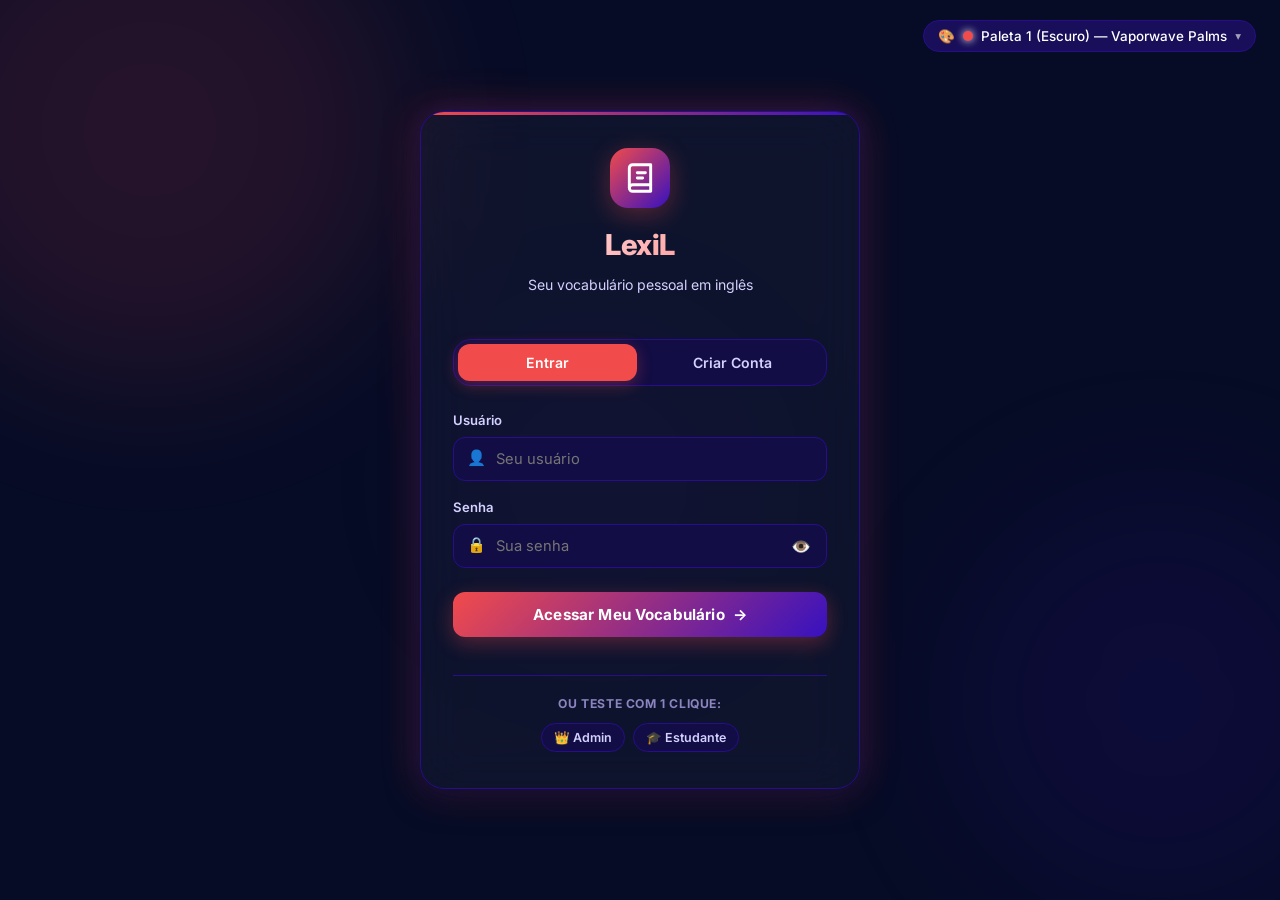
<file: src/main/resources/static/index.html>
<!DOCTYPE html>
<html lang="pt-BR" data-theme="palette1">
<head>
    <meta charset="UTF-8">
    <meta name="viewport" content="width=device-width, initial-scale=1.0">
    <title>LexiL — Seu vocabulário pessoal em inglês</title>
    <meta name="description" content="LexiL é sua plataforma pessoal para construir e revisar vocabulário em inglês com tradução automática.">
    <link rel="preconnect" href="https://fonts.googleapis.com">
    <link rel="preconnect" href="https://fonts.gstatic.com" crossorigin>
    <link href="https://fonts.googleapis.com/css2?family=Inter:wght@300;400;500;600;700;800&display=swap" rel="stylesheet">
    <link rel="stylesheet" href="css/style.css">
</head>
<body>

    <!-- Orbs de fundo animados -->
    <div class="bg-orbs" aria-hidden="true">
        <div class="orb orb-1"></div>
        <div class="orb orb-2"></div>
        <div class="orb orb-3"></div>
    </div>

    <div class="app-wrapper">

        <!-- Header -->
        <header class="app-header">
            <div class="logo-area">
                <div class="logo-icon" aria-hidden="true">
                    <svg width="28" height="28" viewBox="0 0 24 24" fill="none" stroke="currentColor" stroke-width="2.2" stroke-linecap="round" stroke-linejoin="round">
                        <path d="M4 19.5A2.5 2.5 0 0 1 6.5 17H20"/>
                        <path d="M6.5 2H20v20H6.5A2.5 2.5 0 0 1 4 19.5v-15A2.5 2.5 0 0 1 6.5 2z"/>
                        <line x1="10" y1="8" x2="16" y2="8"/>
                        <line x1="10" y1="12" x2="14" y2="12"/>
                    </svg>
                </div>
                <div>
                    <h1 class="logo-title">LexiL</h1>
                    <p class="logo-subtitle">Seu vocabulário pessoal em inglês</p>
                </div>
            </div>
            
            <div class="header-actions">
                <!-- Seletor de Temas de Cores -->
                <div id="theme-selector-container"></div>

                <!-- Contador de Palavras -->
                <div class="header-stats">
                    <div class="stat-chip" title="Total de palavras no seu vocabulário">
                        <span class="stat-value" id="total-count">0</span>
                        <span class="stat-label">palavras</span>
                    </div>
                </div>

                <!-- Perfil do Usuário Logado -->
                <div class="user-badge" id="user-badge">
                    <div class="user-avatar" id="user-avatar" aria-hidden="true">U</div>
                    <span class="user-name-text" id="user-name">Usuário</span>
                    <button type="button" class="logout-btn" id="btn-logout" title="Sair da conta" aria-label="Sair da conta">
                        <span>Sair</span>
                        <span aria-hidden="true">🚪</span>
                    </button>
                </div>
            </div>
        </header>

        <main>
            <!-- Formulário para adicionar nova palavra -->
            <section class="add-word-section" aria-label="Adicionar nova palavra">
                <div class="section-title">
                    <span class="section-icon" aria-hidden="true">✦</span>
                    <h2>Adicionar Palavra</h2>
                </div>

                <form id="word-form" novalidate>
                    <div class="form-row">
                        <!-- Campo: Palavra em Inglês -->
                        <div class="input-group">
                            <label for="english-word">
                                <span class="flag" aria-hidden="true">🇺🇸</span>
                                Palavra em Inglês
                            </label>
                            <input
                                type="text"
                                id="english-word"
                                placeholder="Ex: ephemeral, serendipity…"
                                autocomplete="off"
                                spellcheck="false"
                                required
                            >
                        </div>

                        <!-- Campo: Tradução -->
                        <div class="input-group">
                            <label for="translation">
                                <span class="flag" aria-hidden="true">🇧🇷</span>
                                Tradução (PT-BR)
                            </label>
                            <div class="translate-wrapper">
                                <input
                                    type="text"
                                    id="translation"
                                    placeholder="Ex: efêmero, passageiro…"
                                    autocomplete="off"
                                    required
                                >
                                <button type="button" id="btn-auto-translate" title="Traduzir automaticamente" aria-label="Traduzir automaticamente">
                                    <span class="btn-icon">🪄</span>
                                    <span class="btn-label">Auto</span>
                                </button>
                            </div>
                        </div>
                    </div>

                    <!-- Campo: Observação (opcional) -->
                    <div class="input-group notes-group">
                        <label for="notes">
                            <span class="flag" aria-hidden="true">📝</span>
                            Observação <span class="optional-tag">(opcional)</span>
                        </label>
                        <input
                            type="text"
                            id="notes"
                            placeholder="Ex: usado em contexto formal, irregular…"
                            autocomplete="off"
                        >
                    </div>

                    <button type="submit" id="btn-add" aria-label="Adicionar palavra ao vocabulário">
                        <span class="btn-icon" aria-hidden="true">+</span>
                        Adicionar ao Vocabulário
                    </button>
                </form>
            </section>

            <!-- Toast de notificação -->
            <div id="toast" class="toast" role="status" aria-live="polite"></div>

            <!-- Lista de palavras salvas -->
            <section class="words-list-section" aria-label="Meu vocabulário">
                <div class="section-header">
                    <div class="section-title">
                        <span class="section-icon" aria-hidden="true">◈</span>
                        <h2>Meu Vocabulário</h2>
                    </div>
                    <div class="search-wrapper" id="search-wrapper" style="display:none;">
                        <span class="search-icon" aria-hidden="true">🔍</span>
                        <input type="search" id="search-input" placeholder="Buscar palavra…" aria-label="Buscar palavra">
                    </div>
                </div>

                <div id="words-container" class="words-grid" aria-live="polite">
                    <!-- Palavras geradas via JS -->
                </div>
            </section>
        </main>

        <footer class="app-footer">
            <p>Feito com <span aria-hidden="true">💜</span> para quem ama aprender</p>
        </footer>

    </div>

    <script src="js/theme.js"></script>
    <script src="js/auth.js"></script>
    <script src="js/storage.js"></script>
    <script src="js/api.js"></script>
    <script src="js/app.js"></script>
</body>
</html>
</file>
<file: src/main/resources/static/css/style.css>
/* =============================================
   LEXIL — Design System (Dark Mode Premium)
   ============================================= */

/* ---------- Reset & Base ---------- */
*, *::before, *::after {
    margin: 0;
    padding: 0;
    box-sizing: border-box;
}

:root {
    /* =============================================
       PALETA 1 (Padrão): Vaporwave Palms (Escuro)
       ============================================= */
    --vaporwave-1:   #280D8C;
    --vaporwave-2:   #3711BF;
    --vaporwave-3:   #180E59;
    --vaporwave-4:   #070C26;
    --vaporwave-5:   #F24B4B;

    /* Semantic Tokens */
    --bg:            #070c26;
    --surface:       #120d44;
    --surface-2:     #180e59;
    --border:        #280d8c;
    --border-hover:  #3711bf;

    --accent:        #f24b4b;
    --accent-light:  #ff6e6e;
    --accent-glow:   rgba(242, 75, 75, 0.32);
    --accent-contrast: #ffffff;

    --teal:          #3711bf;
    --teal-glow:     rgba(55, 17, 191, 0.3);

    --text-primary:  #ffffff;
    --text-secondary:#d4d0ff;
    --text-muted:    #8b84bf;

    --danger:        #f24b4b;
    --danger-glow:   rgba(242, 75, 75, 0.2);

    --success:       #02dc4a;

    /* Radii */
    --radius-sm:  6px;
    --radius-md:  12px;
    --radius-lg:  18px;
    --radius-xl:  24px;

    /* Shadows */
    --shadow-card: 0 4px 24px rgba(0,0,0,0.4), 0 1px 4px rgba(0,0,0,0.25);
    --shadow-glow: 0 0 32px var(--accent-glow);

    /* Transitions */
    --ease: cubic-bezier(0.22, 1, 0.36, 1);

    font-family: 'Inter', 'Segoe UI', system-ui, sans-serif;
}

html { scroll-behavior: smooth; }

body {
    background-color: var(--bg);
    color: var(--text-primary);
    min-height: 100vh;
    overflow-x: hidden;
    line-height: 1.6;
}

/* ---------- Animated Background Orbs ---------- */
.bg-orbs {
    position: fixed;
    inset: 0;
    pointer-events: none;
    z-index: 0;
    overflow: hidden;
}

.orb {
    position: absolute;
    border-radius: 50%;
    filter: blur(80px);
    opacity: 0.12;
    animation: drift 20s ease-in-out infinite;
}

.orb-1 {
    width: 500px; height: 500px;
    background: var(--accent);
    top: -120px; left: -100px;
    animation-delay: 0s;
}

.orb-2 {
    width: 400px; height: 400px;
    background: var(--teal);
    bottom: 0; right: -80px;
    animation-delay: -8s;
    animation-duration: 25s;
}

.orb-3 {
    width: 300px; height: 300px;
    background: hsl(320, 70%, 55%);
    bottom: 30%; left: 35%;
    animation-delay: -14s;
    animation-duration: 30s;
    opacity: 0.07;
}

@keyframes drift {
    0%   { transform: translate(0, 0) scale(1); }
    33%  { transform: translate(40px, -30px) scale(1.05); }
    66%  { transform: translate(-20px, 40px) scale(0.97); }
    100% { transform: translate(0, 0) scale(1); }
}

/* ---------- App Layout ---------- */
.app-wrapper {
    position: relative;
    z-index: 1;
    max-width: 820px;
    margin: 0 auto;
    padding: 24px 20px 48px;
}

/* ---------- Header ---------- */
.app-header {
    position: relative;
    z-index: 100;
    display: flex;
    align-items: center;
    justify-content: space-between;
    padding: 20px 28px;
    margin-bottom: 32px;
    background: rgba(255,255,255,0.04);
    border: 1px solid var(--border);
    border-radius: var(--radius-xl);
    backdrop-filter: blur(16px);
    -webkit-backdrop-filter: blur(16px);
}

.logo-area {
    display: flex;
    align-items: center;
    gap: 14px;
}

.logo-icon {
    width: 52px; height: 52px;
    background: linear-gradient(135deg, var(--accent), var(--teal));
    border-radius: var(--radius-md);
    display: flex;
    align-items: center;
    justify-content: center;
    color: var(--accent-contrast, #fff);
    box-shadow: 0 4px 20px var(--accent-glow);
    flex-shrink: 0;
}

.logo-title {
    font-size: 1.8rem;
    font-weight: 800;
    letter-spacing: -0.03em;
    background: linear-gradient(135deg, var(--accent-light), var(--teal));
    -webkit-background-clip: text;
    -webkit-text-fill-color: transparent;
    background-clip: text;
    line-height: 1.1;
}

.logo-subtitle {
    font-size: 0.82rem;
    color: var(--text-muted);
    font-weight: 400;
    margin-top: 1px;
}

.stat-chip {
    display: flex;
    flex-direction: column;
    align-items: center;
    padding: 10px 20px;
    background: var(--accent-glow);
    border: 1px solid var(--border-hover);
    border-radius: var(--radius-lg);
}

.stat-value {
    font-size: 1.5rem;
    font-weight: 700;
    color: var(--accent-light);
    line-height: 1;
}

.stat-label {
    font-size: 0.72rem;
    color: var(--text-muted);
    text-transform: uppercase;
    letter-spacing: 0.06em;
}

/* ---------- Section Titles ---------- */
.section-title {
    display: flex;
    align-items: center;
    gap: 10px;
    margin-bottom: 20px;
}

.section-title h2 {
    font-size: 1rem;
    font-weight: 600;
    color: var(--text-secondary);
    text-transform: uppercase;
    letter-spacing: 0.08em;
}

.section-icon {
    font-size: 0.9rem;
    color: var(--accent);
}

/* ---------- Add Word Section ---------- */
.add-word-section {
    position: relative;
    z-index: 1;
    background: rgba(255,255,255,0.04);
    border: 1px solid var(--border);
    border-radius: var(--radius-xl);
    padding: 28px;
    margin-bottom: 28px;
    backdrop-filter: blur(12px);
    -webkit-backdrop-filter: blur(12px);
    transition: border-color 0.3s var(--ease);
}

.add-word-section:focus-within {
    border-color: var(--border-hover);
    box-shadow: var(--shadow-glow);
}

/* ---------- Form ---------- */
.form-row {
    display: grid;
    grid-template-columns: 1fr 1fr;
    gap: 16px;
    margin-bottom: 16px;
}

@media (max-width: 560px) {
    .form-row { grid-template-columns: 1fr; }
    .app-header { flex-direction: column; gap: 16px; text-align: center; }
    .logo-area { flex-direction: column; }
}

.input-group {
    display: flex;
    flex-direction: column;
    gap: 8px;
}

.input-group label {
    font-size: 0.82rem;
    font-weight: 600;
    color: var(--text-secondary);
    display: flex;
    align-items: center;
    gap: 6px;
    letter-spacing: 0.02em;
}

.flag { font-size: 1rem; }

.input-group input,
.input-group input[type="search"] {
    background: var(--surface-2);
    border: 1px solid var(--border);
    border-radius: var(--radius-md);
    color: var(--text-primary);
    font-family: inherit;
    font-size: 0.95rem;
    padding: 12px 16px;
    width: 100%;
    transition: border-color 0.2s var(--ease), box-shadow 0.2s var(--ease), background 0.2s;
    outline: none;
}

.input-group input::placeholder { color: var(--text-muted); }

.input-group input:focus {
    border-color: var(--accent);
    background: var(--surface);
    box-shadow: 0 0 0 3px var(--accent-glow);
}

/* ---------- Translate Wrapper ---------- */
.translate-wrapper {
    display: flex;
    gap: 8px;
    align-items: stretch;
}

.translate-wrapper input { flex: 1; }

/* ---------- Buttons ---------- */
button {
    font-family: inherit;
    font-weight: 600;
    border: none;
    cursor: pointer;
    transition: all 0.2s var(--ease);
    outline: none;
    display: inline-flex;
    align-items: center;
    justify-content: center;
    gap: 8px;
}

button:focus-visible {
    box-shadow: 0 0 0 3px var(--accent-glow);
}

/* Primary — Add button */
#btn-add {
    width: 100%;
    padding: 14px 24px;
    font-size: 0.95rem;
    border-radius: var(--radius-md);
    background: linear-gradient(135deg, var(--accent), var(--teal));
    color: var(--accent-contrast, #fff);
    font-weight: 700;
    box-shadow: 0 4px 20px var(--accent-glow);
    letter-spacing: 0.02em;
}

#btn-add:hover {
    transform: translateY(-2px);
    box-shadow: 0 8px 28px var(--accent-glow);
    filter: brightness(1.1);
}

#btn-add:active { transform: translateY(0); }

/* Secondary — Auto translate */
#btn-auto-translate {
    padding: 0 18px;
    border-radius: var(--radius-md);
    background: var(--accent-glow);
    border: 1px solid var(--accent);
    color: var(--accent-light);
    font-size: 0.85rem;
    white-space: nowrap;
    flex-shrink: 0;
}

#btn-auto-translate:hover {
    background: rgba(139, 92, 246, 0.28);
    border-color: var(--accent);
    transform: translateY(-1px);
}

#btn-auto-translate:disabled {
    opacity: 0.4;
    cursor: not-allowed;
    transform: none;
}

/* ---------- Section Header ---------- */
.section-header {
    display: flex;
    align-items: center;
    justify-content: space-between;
    flex-wrap: wrap;
    gap: 12px;
    margin-bottom: 16px;
}

.section-header .section-title {
    margin-bottom: 0;
}

/* ---------- Search ---------- */
.search-wrapper {
    display: flex;
    align-items: center;
    gap: 8px;
    background: var(--surface-2);
    border: 1px solid var(--border);
    border-radius: var(--radius-md);
    padding: 0 12px;
    transition: border-color 0.2s;
}

.search-wrapper:focus-within {
    border-color: var(--accent);
    box-shadow: 0 0 0 3px var(--accent-glow);
}

.search-icon { font-size: 0.85rem; color: var(--text-muted); }

#search-input {
    background: transparent;
    border: none;
    color: var(--text-primary);
    font-family: inherit;
    font-size: 0.88rem;
    padding: 9px 0;
    outline: none;
    width: 180px;
}

#search-input::placeholder { color: var(--text-muted); }

/* ---------- Words Grid ---------- */
.words-grid {
    display: grid;
    grid-template-columns: 1fr;
    gap: 10px;
}

/* ---------- Empty Message ---------- */
.empty-message {
    text-align: center;
    padding: 48px 24px;
    color: var(--text-muted);
    font-size: 0.95rem;
    border: 1px dashed var(--border);
    border-radius: var(--radius-lg);
    display: flex;
    flex-direction: column;
    align-items: center;
    gap: 12px;
}

.empty-message .empty-icon {
    font-size: 2.5rem;
    opacity: 0.5;
}

/* ---------- Word Cards ---------- */
.word-card {
    background: rgba(255,255,255,0.04);
    border: 1px solid var(--border);
    border-radius: var(--radius-lg);
    padding: 16px 20px;
    display: flex;
    justify-content: space-between;
    align-items: center;
    gap: 12px;
    transition: border-color 0.2s var(--ease), transform 0.2s var(--ease), box-shadow 0.2s var(--ease);
    animation: cardIn 0.35s var(--ease) both;
    position: relative;
    overflow: hidden;
}

.word-card::before {
    content: '';
    position: absolute;
    left: 0; top: 0; bottom: 0;
    width: 3px;
    background: linear-gradient(to bottom, var(--accent), var(--teal));
    border-radius: 3px 0 0 3px;
}

.word-card:hover {
    border-color: var(--border-hover);
    transform: translateY(-2px);
    box-shadow: var(--shadow-card);
}

/* Reviewed state — green */
.word-card.reviewed {
    border-color: hsla(142, 60%, 45%, 0.5);
    background: hsla(142, 60%, 45%, 0.06);
}

.word-card.reviewed::before {
    background: linear-gradient(to bottom, hsl(142, 60%, 50%), hsl(160, 60%, 45%));
}

.word-card.reviewed:hover {
    border-color: hsla(142, 60%, 45%, 0.75);
    box-shadow: 0 4px 24px hsla(142, 60%, 45%, 0.15);
}

@keyframes cardIn {
    from { opacity: 0; transform: translateY(12px); }
    to   { opacity: 1; transform: translateY(0); }
}

.word-content {
    display: flex;
    flex-direction: column;
    gap: 3px;
    min-width: 0;
    flex: 1;
}

.english-text {
    font-size: 1.1rem;
    font-weight: 700;
    color: var(--text-primary);
    letter-spacing: -0.01em;
    white-space: nowrap;
    overflow: hidden;
    text-overflow: ellipsis;
}

.translation-text {
    font-size: 0.87rem;
    color: var(--text-secondary);
    white-space: nowrap;
    overflow: hidden;
    text-overflow: ellipsis;
}

.word-date {
    font-size: 0.72rem;
    color: var(--text-muted);
    margin-top: 4px;
}

/* Notes on card */
.word-notes {
    font-size: 0.82rem;
    color: var(--accent-light);
    font-style: italic;
    margin-top: 4px;
    opacity: 0.85;
    white-space: pre-wrap;
    overflow-wrap: break-word;
}

.word-card.reviewed .word-notes {
    color: hsl(142, 70%, 60%);
}

/* ---------- Custom Checkbox ---------- */
.review-checkbox {
    display: flex;
    align-items: center;
    justify-content: center;
    flex-shrink: 0;
    cursor: pointer;
    width: 38px;
    height: 38px;
    border-radius: 50%;
    transition: background 0.2s var(--ease);
}

.review-checkbox:hover {
    background: hsla(142, 60%, 50%, 0.1);
}

.review-checkbox input[type="checkbox"] {
    display: none;
}

.checkmark {
    width: 22px;
    height: 22px;
    border: 2px solid var(--border-hover);
    border-radius: 50%;
    display: flex;
    align-items: center;
    justify-content: center;
    transition: all 0.25s var(--ease);
    flex-shrink: 0;
}

.checkmark::after {
    content: '';
    width: 6px;
    height: 11px;
    border: 2px solid transparent;
    border-top: none;
    border-left: none;
    transform: rotate(45deg) scale(0);
    transition: transform 0.2s var(--ease);
    margin-top: -2px;
}

.review-checkbox input:checked + .checkmark {
    border-color: hsl(142, 60%, 50%);
    background: hsla(142, 60%, 50%, 0.15);
}

.review-checkbox input:checked + .checkmark::after {
    border-color: hsl(142, 60%, 50%);
    transform: rotate(45deg) scale(1);
}

/* ---------- Delete Button ---------- */
.delete-btn {
    flex-shrink: 0;
    width: auto;
    padding: 8px 14px;
    font-size: 0.8rem;
    border-radius: var(--radius-sm);
    background: transparent;
    border: 1px solid rgba(239, 68, 68, 0.3);
    color: var(--danger);
    letter-spacing: 0.02em;
}

.delete-btn:hover {
    background: var(--danger-glow);
    border-color: var(--danger);
    transform: scale(1.04);
}

.delete-btn:active { transform: scale(0.97); }

/* ---------- Toast Notification ---------- */
.toast {
    position: fixed;
    bottom: 28px;
    left: 50%;
    transform: translateX(-50%) translateY(80px);
    background: var(--surface-2);
    border: 1px solid var(--border-hover);
    color: var(--text-primary);
    padding: 12px 24px;
    border-radius: var(--radius-lg);
    font-size: 0.88rem;
    font-weight: 500;
    box-shadow: var(--shadow-card);
    opacity: 0;
    pointer-events: none;
    transition: all 0.4s var(--ease);
    z-index: 100;
    white-space: nowrap;
}

.toast.show {
    opacity: 1;
    transform: translateX(-50%) translateY(0);
}

/* ---------- Footer ---------- */
.app-footer {
    text-align: center;
    margin-top: 48px;
    font-size: 0.78rem;
    color: var(--text-muted);
    letter-spacing: 0.02em;
}

/* ---------- Notes field in form ---------- */
.notes-group {
    margin-bottom: 16px;
}

.optional-tag {
    font-weight: 400;
    color: var(--text-muted);
    font-size: 0.78rem;
    margin-left: 2px;
}

/* =============================================
   PALETAS DE CORES (THEMES)
   2 Temas Claros (Paleta 2 & 4) e 2 Temas Escuros (Paleta 1 & 3)
   ============================================= */

/* ---------------------------------------------
   PALETA 1 (ESCURO 🌙): Vaporwave Palms
   --------------------------------------------- */
[data-theme="palette1"],
[data-theme="violet"] {
    /* Paleta 1 (Hex) */
    --vaporwave-1:      #280D8C;
    --vaporwave-2:      #3711BF;
    --vaporwave-3:      #180E59;
    --vaporwave-4:      #070C26;
    --vaporwave-5:      #F24B4B;

    /* Semantic Tokens (Escuro) */
    --bg:               #070c26;
    --surface:          #120d44;
    --surface-2:        #180e59;
    --border:           #280d8c;
    --border-hover:     #3711bf;

    --accent:           #f24b4b;
    --accent-light:     #ff6e6e;
    --accent-glow:      rgba(242, 75, 75, 0.32);
    --accent-contrast:  #ffffff;

    --teal:             #3711bf;
    --teal-glow:        rgba(55, 17, 191, 0.3);

    --text-primary:     #ffffff;
    --text-secondary:   #d4d0ff;
    --text-muted:       #8b84bf;

    --danger:           #f24b4b;
    --danger-glow:      rgba(242, 75, 75, 0.2);
    --success:          #02dc4a;
    --shadow-card:      0 8px 32px rgba(7, 12, 38, 0.8), 0 0 20px rgba(55, 17, 191, 0.2);
}

[data-theme="palette1"] .orb-1,
[data-theme="violet"] .orb-1 { background: #f24b4b; }

[data-theme="palette1"] .orb-2,
[data-theme="violet"] .orb-2 { background: #3711bf; }

[data-theme="palette1"] .orb-3,
[data-theme="violet"] .orb-3 { background: #280d8c; }


/* ---------------------------------------------
   PALETA 2 (CLARO ☀️): The Gold Line Luxury - Emerald Mint Light
   --------------------------------------------- */
[data-theme="palette2"],
[data-theme="emerald"] {
    /* Paleta 2 (RGBA) */
    --goldline-1:       rgba(1, 38, 35, 1);
    --goldline-2:       rgba(1, 116, 52, 1);
    --goldline-3:       rgba(2, 158, 64, 1);
    --goldline-4:       rgba(2, 220, 74, 1);
    --goldline-5:       rgba(13, 13, 13, 1);

    /* Semantic Tokens (Predominantemente Claro) */
    --bg:               #f2faf5;
    --surface:          #ffffff;
    --surface-2:        #e4f4ea;
    --border:           #c3e5d1;
    --border-hover:     #029e40;

    --accent:           #017434;
    --accent-light:     #029e40;
    --accent-glow:      rgba(1, 116, 52, 0.22);
    --accent-contrast:  #ffffff;

    --teal:             #02dc4a;
    --teal-glow:        rgba(2, 220, 74, 0.25);

    --text-primary:     #012623;
    --text-secondary:   #017434;
    --text-muted:       #4f776a;

    --danger:           #e63946;
    --danger-glow:      rgba(230, 57, 70, 0.2);
    --success:          #029e40;
    --shadow-card:      0 8px 24px rgba(1, 38, 35, 0.07), 0 1px 3px rgba(1, 38, 35, 0.04);
}

[data-theme="palette2"] .orb-1,
[data-theme="emerald"] .orb-1 { background: #02dc4a; }

[data-theme="palette2"] .orb-2,
[data-theme="emerald"] .orb-2 { background: #029e40; }

[data-theme="palette2"] .orb-3,
[data-theme="emerald"] .orb-3 { background: #a3e9c0; }


/* ---------------------------------------------
   PALETA 3 (ESCURO 🌙): The Gold Line Luxury - Emerald Pine Dark
   --------------------------------------------- */
[data-theme="palette3"],
[data-theme="ocean"] {
    /* Paleta 3 (RGBA) */
    --goldline-1:       rgba(1, 38, 35, 1);
    --goldline-2:       rgba(1, 116, 52, 1);
    --goldline-3:       rgba(2, 158, 64, 1);
    --goldline-4:       rgba(2, 220, 74, 1);
    --goldline-5:       rgba(13, 13, 13, 1);

    /* Semantic Tokens (Predominantemente Escuro) */
    --bg:               #080f0e;
    --surface:          #012623;
    --surface-2:        #013b31;
    --border:           #026330;
    --border-hover:     #02dc4a;

    --accent:           #02dc4a;
    --accent-light:     #5aff8f;
    --accent-glow:      rgba(2, 220, 74, 0.35);
    --accent-contrast:  #012623;

    --teal:             #029e40;
    --teal-glow:        rgba(2, 158, 64, 0.25);

    --text-primary:     #f0fff4;
    --text-secondary:   #7ce8a4;
    --text-muted:       #3d8262;

    --danger:           #f24b4b;
    --danger-glow:      rgba(242, 75, 75, 0.2);
    --success:          #02dc4a;
    --shadow-card:      0 8px 32px rgba(0, 0, 0, 0.7), 0 0 20px rgba(2, 220, 74, 0.15);
}

[data-theme="palette3"] .orb-1,
[data-theme="ocean"] .orb-1 { background: #02dc4a; }

[data-theme="palette3"] .orb-2,
[data-theme="ocean"] .orb-2 { background: #029e40; }

[data-theme="palette3"] .orb-3,
[data-theme="ocean"] .orb-3 { background: #012623; }


/* ---------------------------------------------
   PALETA 4 (CLARO ☀️): Digerati Modern Light
   --------------------------------------------- */
[data-theme="palette4"],
[data-theme="light"],
[data-theme="cyberpunk"],
[data-theme="sunset"] {
    /* Paleta 4 (RGBA) */
    --digerati-1:       rgba(82, 101, 107, 1);
    --digerati-2:       rgba(255, 59, 119, 1);
    --digerati-3:       rgba(205, 255, 0, 1);
    --digerati-4:       rgba(255, 255, 255, 1);
    --digerati-5:       rgba(184, 184, 159, 1);

    /* Semantic Tokens (Predominantemente Claro) */
    --bg:               #fafaf7;
    --surface:          #ffffff;
    --surface-2:        #f0f0ea;
    --border:           #dcdcd0;
    --border-hover:     #ff3b77;

    --accent:           #ff3b77;
    --accent-light:     #ff6696;
    --accent-glow:      rgba(255, 59, 119, 0.25);
    --accent-contrast:  #ffffff;

    --teal:             #52656b;
    --teal-glow:        rgba(205, 255, 0, 0.25);

    --text-primary:     #253136;
    --text-secondary:   #52656b;
    --text-muted:       #8a999e;

    --danger:           #ff3b77;
    --danger-glow:      rgba(255, 59, 119, 0.2);
    --success:          #16a34a;
    --shadow-card:      0 8px 28px rgba(82, 101, 107, 0.08), 0 1px 3px rgba(82, 101, 107, 0.04);
}

[data-theme="palette4"] .orb-1,
[data-theme="light"] .orb-1,
[data-theme="cyberpunk"] .orb-1,
[data-theme="sunset"] .orb-1 { background: #ff3b77; }

[data-theme="palette4"] .orb-2,
[data-theme="light"] .orb-2,
[data-theme="cyberpunk"] .orb-2,
[data-theme="sunset"] .orb-2 { background: #cdff00; }

[data-theme="palette4"] .orb-3,
[data-theme="light"] .orb-3,
[data-theme="cyberpunk"] .orb-3,
[data-theme="sunset"] .orb-3 { background: #b8b89f; }


/* =============================================
   REGRAS ESPECÍFICAS PARA TEMAS CLAROS (PALETA 2 & PALETA 4)
   ============================================= */
[data-theme="palette2"] .orb,
[data-theme="palette4"] .orb,
[data-theme="light"] .orb {
    opacity: 0.18;
    filter: blur(100px);
}

[data-theme="palette2"] .app-header,
[data-theme="palette4"] .app-header,
[data-theme="light"] .app-header {
    background: rgba(255, 255, 255, 0.9);
    box-shadow: 0 4px 20px rgba(0, 0, 0, 0.05);
}

[data-theme="palette2"] .add-word-section,
[data-theme="palette4"] .add-word-section,
[data-theme="light"] .add-word-section {
    background: rgba(255, 255, 255, 0.96);
    box-shadow: 0 8px 30px rgba(0, 0, 0, 0.05);
}

[data-theme="palette2"] .word-card,
[data-theme="palette4"] .word-card,
[data-theme="light"] .word-card {
    background: #ffffff;
    box-shadow: 0 2px 10px rgba(0, 0, 0, 0.04);
}

[data-theme="palette2"] .login-card,
[data-theme="palette4"] .login-card,
[data-theme="light"] .login-card {
    background: rgba(255, 255, 255, 0.96);
    box-shadow: 0 16px 40px rgba(0, 0, 0, 0.09);
}

[data-theme="palette2"] .stat-chip,
[data-theme="palette4"] .stat-chip,
[data-theme="light"] .stat-chip {
    background: var(--surface-2);
    border-color: var(--border);
}

[data-theme="palette2"] .stat-value,
[data-theme="palette4"] .stat-value,
[data-theme="light"] .stat-value {
    color: var(--accent);
}

[data-theme="palette2"] .input-group input,
[data-theme="palette4"] .input-group input,
[data-theme="palette2"] .auth-input-wrapper input,
[data-theme="palette4"] .auth-input-wrapper input,
[data-theme="light"] .input-group input,
[data-theme="light"] .auth-input-wrapper input {
    background: #ffffff;
    color: var(--text-primary);
    border-color: var(--border);
}

[data-theme="palette2"] .search-wrapper,
[data-theme="palette4"] .search-wrapper,
[data-theme="light"] .search-wrapper {
    background: #ffffff;
    border-color: var(--border);
}

[data-theme="palette2"] .search-wrapper input,
[data-theme="palette4"] .search-wrapper input,
[data-theme="light"] .search-wrapper input {
    color: var(--text-primary);
}

[data-theme="palette2"] .auth-tabs,
[data-theme="palette4"] .auth-tabs,
[data-theme="light"] .auth-tabs {
    background: var(--surface-2);
}

[data-theme="palette2"] .demo-chip-btn,
[data-theme="palette4"] .demo-chip-btn,
[data-theme="light"] .demo-chip-btn {
    background: #ffffff;
    border-color: var(--border);
    color: var(--text-secondary);
}

[data-theme="palette2"] .theme-menu,
[data-theme="palette4"] .theme-menu,
[data-theme="light"] .theme-menu {
    background: #ffffff;
    border-color: var(--border);
    box-shadow: 0 20px 48px rgba(0, 0, 0, 0.12), 0 0 20px var(--accent-glow);
}

[data-theme="palette2"] .theme-option-btn:hover,
[data-theme="palette4"] .theme-option-btn:hover,
[data-theme="light"] .theme-option-btn:hover {
    background: var(--surface-2);
}

[data-theme="palette2"] .theme-option-btn.active,
[data-theme="palette4"] .theme-option-btn.active,
[data-theme="light"] .theme-option-btn.active {
    background: var(--surface-2);
}

/* =============================================
   SELETOR DE TEMAS (THEME SELECTOR DROPDOWN)
   ============================================= */
.theme-dropdown-wrapper {
    position: relative;
    display: inline-block;
    z-index: 150;
}

.theme-trigger-btn {
    display: inline-flex;
    align-items: center;
    gap: 8px;
    padding: 7px 14px;
    background: var(--surface-2);
    border: 1px solid var(--border);
    border-radius: var(--radius-lg);
    color: var(--text-primary);
    font-size: 0.84rem;
    font-weight: 500;
    cursor: pointer;
    transition: all 0.25s var(--ease);
}

.theme-trigger-btn:hover {
    border-color: var(--accent);
    background: var(--surface);
    box-shadow: 0 0 16px var(--accent-glow);
    transform: translateY(-1px);
}

.theme-active-dot {
    width: 10px;
    height: 10px;
    border-radius: 50%;
    box-shadow: 0 0 8px currentColor;
}

.theme-chevron {
    font-size: 0.72rem;
    opacity: 0.6;
    transition: transform 0.2s var(--ease);
}

.theme-dropdown-wrapper .theme-trigger-btn[aria-expanded="true"] .theme-chevron {
    transform: rotate(180deg);
}

.theme-menu {
    position: absolute;
    top: calc(100% + 10px);
    right: 0;
    width: 285px;
    background: var(--surface);
    border: 1px solid var(--border-hover);
    border-radius: var(--radius-lg);
    box-shadow: 0 24px 60px rgba(0,0,0,0.8), 0 0 30px var(--accent-glow);
    padding: 10px;
    display: none;
    flex-direction: column;
    z-index: 99999;
    animation: fadeInMenu 0.2s var(--ease) forwards;
}

.theme-menu.open {
    display: flex;
}

@keyframes fadeInMenu {
    from { opacity: 0; transform: translateY(-6px) scale(0.98); }
    to   { opacity: 1; transform: translateY(0) scale(1); }
}

.theme-menu-header {
    display: flex;
    justify-content: space-between;
    align-items: center;
    padding: 6px 10px 8px;
    font-size: 0.74rem;
    font-weight: 700;
    text-transform: uppercase;
    letter-spacing: 0.05em;
    color: var(--text-muted);
    border-bottom: 1px solid var(--border);
    margin-bottom: 6px;
}

.theme-count {
    background: var(--surface-2);
    padding: 2px 6px;
    border-radius: 99px;
    font-size: 0.7rem;
    color: var(--text-secondary);
}

.theme-options-list {
    display: flex;
    flex-direction: column;
    gap: 4px;
    max-height: 340px;
    overflow-y: auto;
}

.theme-option-btn {
    display: flex;
    align-items: center;
    gap: 10px;
    padding: 8px 10px;
    border-radius: var(--radius-md);
    background: transparent;
    border: 1px solid transparent;
    color: var(--text-primary);
    text-align: left;
    cursor: pointer;
    transition: all 0.2s ease;
    width: 100%;
}

.theme-option-btn:hover {
    background: var(--surface-2);
    border-color: var(--border);
}

.theme-option-btn.active {
    background: var(--surface-2);
    border-color: var(--accent);
    box-shadow: inset 0 0 12px var(--accent-glow);
}

.theme-color-preview {
    display: flex;
    align-items: center;
    position: relative;
    width: 26px;
    height: 18px;
    flex-shrink: 0;
}

.theme-color-swatch {
    width: 16px;
    height: 16px;
    border-radius: 50%;
    border: 2px solid var(--surface);
    box-shadow: 0 1px 3px rgba(0,0,0,0.4);
}

.theme-color-swatch.secondary {
    position: absolute;
    left: 10px;
}

.theme-option-info {
    flex: 1;
    min-width: 0;
    display: flex;
    flex-direction: column;
}

.theme-option-name {
    font-size: 0.82rem;
    font-weight: 600;
    color: var(--text-primary);
}

.theme-option-desc {
    font-size: 0.7rem;
    color: var(--text-muted);
    white-space: nowrap;
    overflow: hidden;
    text-overflow: ellipsis;
}

.theme-check-icon {
    font-size: 0.8rem;
    color: var(--accent);
    font-weight: 800;
    opacity: 0;
    transition: opacity 0.2s;
}

.theme-option-btn.active .theme-check-icon {
    opacity: 1;
}

/* =============================================
   HEADER USER BADGE & CONTROLS
   ============================================= */
.header-actions {
    display: flex;
    align-items: center;
    gap: 12px;
}

.user-badge {
    display: flex;
    align-items: center;
    gap: 9px;
    padding: 6px 12px;
    background: var(--surface-2);
    border: 1px solid var(--border);
    border-radius: var(--radius-lg);
    color: var(--text-primary);
}

.user-avatar {
    width: 28px;
    height: 28px;
    border-radius: 50%;
    background: linear-gradient(135deg, var(--accent), var(--teal));
    color: var(--accent-contrast, #fff);
    display: flex;
    align-items: center;
    justify-content: center;
    font-weight: 700;
    font-size: 0.8rem;
    text-transform: uppercase;
    box-shadow: 0 2px 8px var(--accent-glow);
}

.user-name-text {
    font-size: 0.84rem;
    font-weight: 600;
    color: var(--text-primary);
    max-width: 120px;
    white-space: nowrap;
    overflow: hidden;
    text-overflow: ellipsis;
}

.logout-btn {
    display: inline-flex;
    align-items: center;
    gap: 5px;
    padding: 6px 12px;
    background: transparent;
    border: 1px solid rgba(239, 68, 68, 0.3);
    color: var(--danger);
    font-size: 0.8rem;
    font-weight: 600;
    border-radius: var(--radius-md);
    cursor: pointer;
    transition: all 0.2s var(--ease);
}

.logout-btn:hover {
    background: var(--danger-glow);
    border-color: var(--danger);
    transform: translateY(-1px);
}

/* =============================================
   PÁGINA DE LOGIN (LOGIN SCREEN STYLES)
   ============================================= */
.login-page-body {
    min-height: 100vh;
    display: flex;
    align-items: center;
    justify-content: center;
    padding: 24px 16px;
    position: relative;
}

.login-top-bar {
    position: fixed;
    top: 20px;
    right: 24px;
    z-index: 1000;
}

.login-theme-mount {
    margin-top: 14px;
    display: flex;
    justify-content: center;
}

.login-container {
    width: 100%;
    max-width: 440px;
    position: relative;
    z-index: 2;
    animation: loginFadeUp 0.6s var(--ease);
}

@keyframes loginFadeUp {
    from { opacity: 0; transform: translateY(20px); }
    to   { opacity: 1; transform: translateY(0); }
}

.login-card {
    background: rgba(255, 255, 255, 0.035);
    border: 1px solid var(--border);
    border-radius: var(--radius-xl);
    backdrop-filter: blur(24px);
    -webkit-backdrop-filter: blur(24px);
    padding: 36px 32px;
    box-shadow: var(--shadow-card), 0 0 40px var(--accent-glow);
    position: relative;
    overflow: hidden;
}

.login-card::before {
    content: '';
    position: absolute;
    top: 0; left: 0; right: 0;
    height: 3px;
    background: linear-gradient(90deg, var(--accent), var(--teal), var(--accent));
    background-size: 200% 100%;
    animation: barShimmer 4s linear infinite;
}

@keyframes barShimmer {
    0%   { background-position: 100% 0; }
    100% { background-position: -100% 0; }
}

.login-header {
    text-align: center;
    margin-bottom: 28px;
}

.login-logo {
    display: inline-flex;
    align-items: center;
    justify-content: center;
    width: 60px;
    height: 60px;
    border-radius: var(--radius-lg);
    background: linear-gradient(135deg, var(--accent), var(--teal));
    color: var(--accent-contrast, #fff);
    box-shadow: 0 6px 24px var(--accent-glow);
    margin-bottom: 14px;
}

.login-title {
    font-size: 1.8rem;
    font-weight: 800;
    letter-spacing: -0.02em;
    background: linear-gradient(135deg, var(--text-primary), var(--accent-light));
    -webkit-background-clip: text;
    -webkit-text-fill-color: transparent;
    background-clip: text;
    margin-bottom: 6px;
}

.login-subtitle {
    font-size: 0.88rem;
    color: var(--text-secondary);
}

/* Tabs: Entrar / Cadastrar */
.auth-tabs {
    display: grid;
    grid-template-columns: 1fr 1fr;
    gap: 6px;
    background: var(--surface);
    border: 1px solid var(--border);
    padding: 4px;
    border-radius: var(--radius-lg);
    margin-bottom: 24px;
}

.auth-tab-btn {
    padding: 10px;
    border: none;
    background: transparent;
    color: var(--text-secondary);
    font-size: 0.88rem;
    font-weight: 600;
    border-radius: var(--radius-md);
    cursor: pointer;
    transition: all 0.25s var(--ease);
}

.auth-tab-btn.active {
    background: var(--accent);
    color: var(--accent-contrast, #fff);
    box-shadow: 0 4px 16px var(--accent-glow);
}

/* Formulários */
.auth-form {
    display: flex;
    flex-direction: column;
    gap: 16px;
}

.auth-form.hidden {
    display: none;
}

.auth-field {
    display: flex;
    flex-direction: column;
    gap: 6px;
}

.auth-field label {
    font-size: 0.82rem;
    font-weight: 600;
    color: var(--text-secondary);
    display: flex;
    align-items: center;
    gap: 6px;
}

.auth-input-wrapper {
    position: relative;
    display: flex;
    align-items: center;
}

.auth-input-icon {
    position: absolute;
    left: 14px;
    font-size: 0.95rem;
    color: var(--text-muted);
    pointer-events: none;
}

.auth-input-wrapper input {
    width: 100%;
    padding: 12px 14px 12px 42px;
    background: var(--surface);
    border: 1px solid var(--border);
    border-radius: var(--radius-md);
    color: var(--text-primary);
    font-size: 0.92rem;
    font-family: inherit;
    transition: all 0.2s var(--ease);
}

.auth-input-wrapper input:focus {
    outline: none;
    border-color: var(--accent);
    background: var(--surface-2);
    box-shadow: 0 0 0 3px var(--accent-glow);
}

.toggle-password-btn {
    position: absolute;
    right: 12px;
    background: transparent;
    border: none;
    color: var(--text-muted);
    cursor: pointer;
    font-size: 1rem;
    padding: 4px;
    display: flex;
    align-items: center;
    justify-content: center;
    transition: color 0.2s;
}

.toggle-password-btn:hover {
    color: var(--text-primary);
}

.auth-submit-btn {
    margin-top: 8px;
    padding: 13px 20px;
    background: linear-gradient(135deg, var(--accent), var(--teal));
    border: none;
    border-radius: var(--radius-md);
    color: var(--accent-contrast, #fff);
    font-size: 0.95rem;
    font-weight: 700;
    letter-spacing: 0.01em;
    cursor: pointer;
    display: flex;
    align-items: center;
    justify-content: center;
    gap: 8px;
    box-shadow: 0 6px 20px var(--accent-glow);
    transition: all 0.25s var(--ease);
}

.auth-submit-btn:hover {
    transform: translateY(-2px);
    box-shadow: 0 8px 26px var(--accent-glow);
    filter: brightness(1.08);
}

.auth-submit-btn:active {
    transform: translateY(0);
}

.auth-submit-btn:disabled {
    opacity: 0.6;
    cursor: not-allowed;
    transform: none;
}

/* Mensagens de Alerta */
.auth-alert {
    padding: 10px 14px;
    border-radius: var(--radius-md);
    font-size: 0.84rem;
    font-weight: 500;
    display: none;
    align-items: center;
    gap: 8px;
    margin-bottom: 8px;
    animation: fadeInMenu 0.2s var(--ease);
}

.auth-alert.show {
    display: flex;
}

.auth-alert.error {
    background: rgba(239, 68, 68, 0.12);
    border: 1px solid rgba(239, 68, 68, 0.35);
    color: var(--danger);
}

.auth-alert.success {
    background: rgba(34, 197, 94, 0.12);
    border: 1px solid rgba(34, 197, 94, 0.35);
    color: var(--success);
}

/* Dica de Contas Demo */
.demo-accounts {
    margin-top: 22px;
    padding-top: 18px;
    border-top: 1px solid var(--border);
    text-align: center;
}

.demo-title {
    font-size: 0.76rem;
    text-transform: uppercase;
    font-weight: 700;
    letter-spacing: 0.05em;
    color: var(--text-muted);
    margin-bottom: 10px;
}

.demo-chips {
    display: flex;
    justify-content: center;
    gap: 8px;
    flex-wrap: wrap;
}

.demo-chip-btn {
    padding: 6px 12px;
    border-radius: 99px;
    background: var(--surface);
    border: 1px solid var(--border);
    color: var(--text-secondary);
    font-size: 0.78rem;
    cursor: pointer;
    transition: all 0.2s var(--ease);
}

.demo-chip-btn:hover {
    border-color: var(--accent);
    color: var(--text-primary);
    background: var(--surface-2);
}

@media (max-width: 600px) {
    .app-header {
        flex-direction: column;
        align-items: flex-start;
        gap: 16px;
    }
    .header-actions {
        width: 100%;
        justify-content: space-between;
    }
    .login-card {
        padding: 28px 20px;
    }
}
</file>
